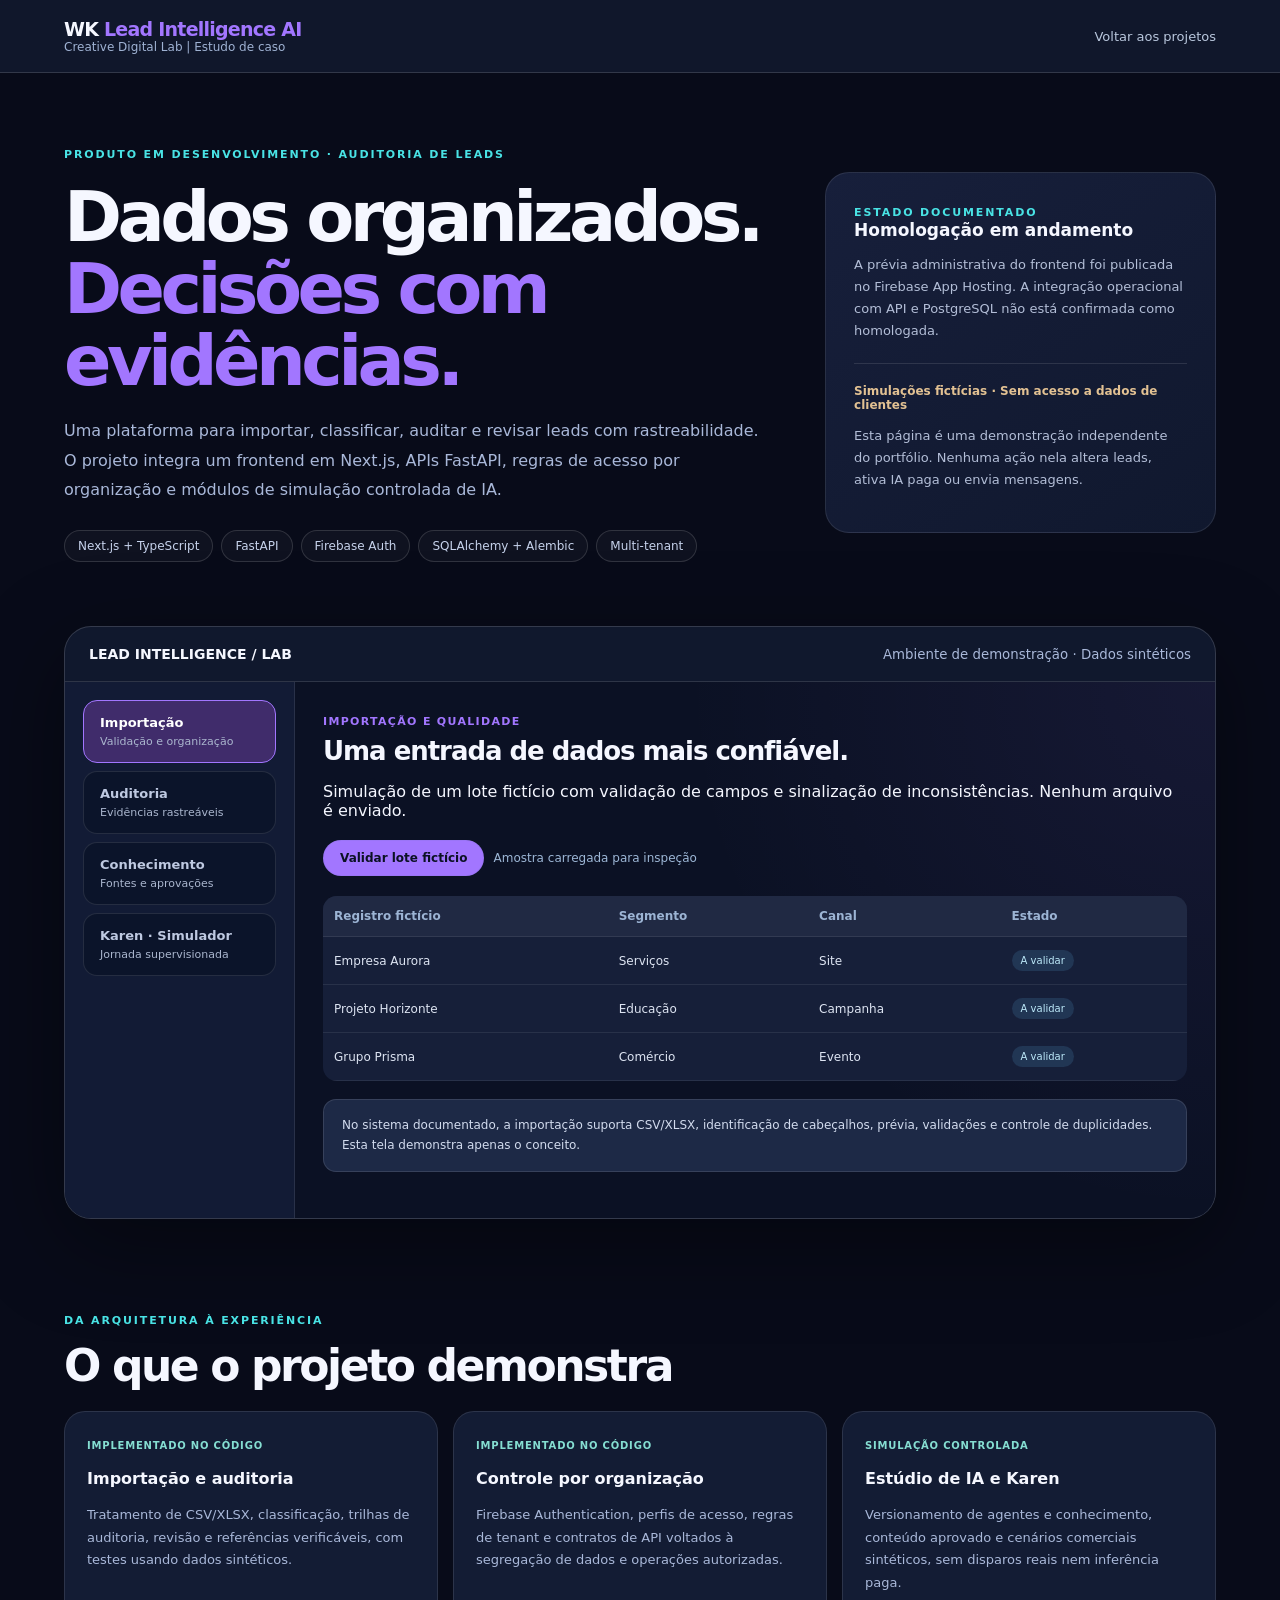
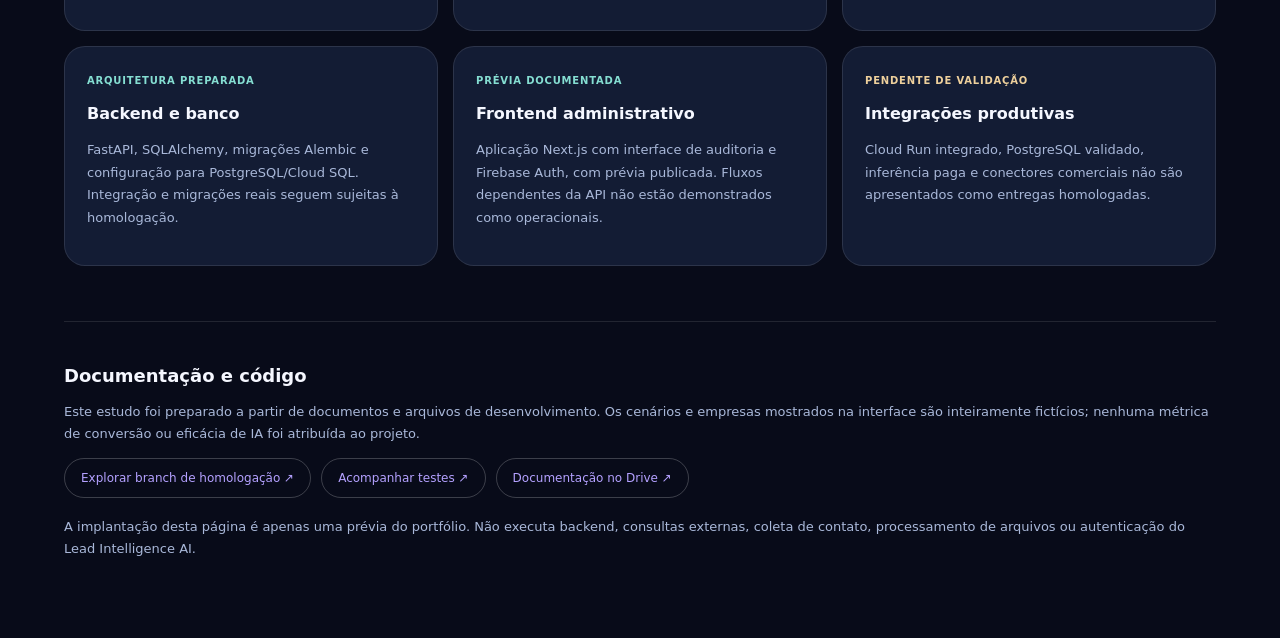
<file: demos/lead-intelligence/index.html>
<!doctype html><html lang="pt-BR"><head><meta charset="utf-8"><meta name="viewport" content="width=device-width,initial-scale=1">
<meta name="robots" content="noindex,nofollow"><meta name="theme-color" content="#080B19"><title>Lead Intelligence AI | Creative Digital Lab</title>
<style>
:root{font-family:Inter,system-ui,-apple-system,sans-serif;background:#080B19;color:#f5f7ff;font-synthesis:none}*{box-sizing:border-box}body{margin:0}button,a{font:inherit}button{cursor:pointer}button:focus-visible,a:focus-visible{outline:3px solid #49e3e5;outline-offset:3px}a{color:inherit}header{padding:18px max(25px,5vw);display:flex;gap:15px;justify-content:space-between;align-items:center;border-bottom:1px solid #ffffff24;background:#10172b;flex-wrap:wrap}header strong{font-size:19px;letter-spacing:-.04em}header span{font-size:12px;color:#9fb2d3}header a{font-size:13px;color:#b9c7dd;text-decoration:none}.container{width:min(1420px,90vw);margin:auto}.hero{padding:70px 0 44px;display:grid;grid-template-columns:1.3fr .7fr;gap:35px}.eyebrow{letter-spacing:.17em;font-weight:750;font-size:11px;color:#49e3e5;text-transform:uppercase}.hero h1{font-size:clamp(36px,5.5vw,70px);letter-spacing:-.065em;line-height:1.03;margin:19px 0}.hero h1 em{font-style:normal;color:#a276ff}.hero p{max-width:700px;color:#a9b8d9;font-size:16px;line-height:1.85}.chips{display:flex;flex-wrap:wrap;gap:8px;margin-top:25px}.chip{border:1px solid #ffffff23;background:#ffffff08;color:#c6d2eb;padding:8px 13px;border-radius:100px;font-size:12px}.overview{background:linear-gradient(145deg,#171f3b,#10182e);border:1px solid #ffffff19;padding:28px;border-radius:24px;align-self:center}.overview h2{margin:0 0 14px;font-size:17px}.overview p{color:#b3bed7;font-size:13px;line-height:1.7}.overview .state{color:#e3c293;font-size:12px;font-weight:700}.overview hr{border:0;border-top:1px solid #ffffff1c;margin:20px 0}.demo{border:1px solid #ffffff26;border-radius:27px;overflow:hidden;background:#10182d;margin:20px 0 35px;box-shadow:0 25px 90px #0006}.demo-head{padding:19px 24px;border-bottom:1px solid #ffffff20;display:flex;align-items:center;justify-content:space-between;gap:14px;flex-wrap:wrap}.demo-head strong{font-size:14px}.demo-head small{color:#a9b8d9}.demo-body{display:grid;grid-template-columns:230px minmax(0,1fr)}.tabs{padding:18px;background:#121b35;border-right:1px solid #ffffff19;display:grid;align-content:start;gap:8px}.tab{background:#0b142a;border:1px solid #ffffff1b;border-radius:14px;padding:14px 16px;color:#bec9e1;text-align:left;font-weight:700;font-size:13px}.tab[aria-selected=true]{border-color:#a276ff;background:#402c6b;color:white}.tab small{display:block;color:#aab6ce;font-weight:400;margin-top:5px;font-size:11px}.screen{min-height:470px;padding:28px;background:radial-gradient(circle at top right,#a276ff13,transparent 50%),#0b1124}.screen h3{font-size:26px;letter-spacing:-.04em;margin:7px 0}.screen>p{font-size:13px;line-height:1.75;color:#a9b8d9;max-width:730px}.screen .sub{font-size:11px;letter-spacing:.12em;color:#a276ff;font-weight:750}.pane{display:none}.pane.active{display:block}.toolbar{display:flex;align-items:center;gap:9px;margin:20px 0;flex-wrap:wrap}.tool{border:1px solid #9274eb77;background:#1b2544;color:white;border-radius:100px;padding:10px 16px;font-size:12px}.tool.primary{background:#a276ff;color:#0b1124;font-weight:800}.tool[aria-pressed=true]{background:#50387e}.mocktable{width:100%;border-collapse:collapse;background:#161f39;border-radius:14px;overflow:hidden;font-size:12px}.mocktable th,.mocktable td{padding:13px 11px;text-align:left;border-bottom:1px solid #ffffff14}.mocktable th{color:#9cb4d4;font-weight:650;background:#202943}.mocktable td{color:#dde4f2}.pill{display:inline-flex;padding:5px 9px;border-radius:50px;font-size:10px;background:#33577e66;color:#bdeafa}.pill.review{background:#97733236;color:#f3d19e}.pill.ok{background:#1c6d574b;color:#87eed3}.audit-grid{display:grid;grid-template-columns:1fr 1fr;gap:16px;margin-top:20px}.panel{border:1px solid #ffffff20;border-radius:16px;background:#151f37;padding:20px}.panel h4{margin:0 0 12px;font-size:13px}.panel p,.panel li{font-size:12px;line-height:1.75;color:#b9c8df}.evidence{padding:13px 15px;margin-top:8px;border-left:3px solid #a276ff;border-radius:8px;background:#0b1226;color:#d9e0ef;font-size:12px;line-height:1.5}.citation{font-size:10px;color:#8ce6e6;margin-top:5px}.timeline{display:grid;gap:10px;margin:15px 0}.event{background:#151f39;border:1px solid #ffffff1b;border-radius:12px;padding:13px 16px;font-size:12px;color:#d7e1ee}.event strong{color:#a7e5eb}.callout{background:#1d2946;border:1px solid #ffffff1d;padding:15px 18px;border-radius:13px;color:#d2dbee;font-size:12px;line-height:1.7;margin:18px 0}.architecture{padding:55px 0}.architecture h2{font-size:clamp(26px,3.5vw,44px);letter-spacing:-.055em;margin:12px 0 20px}.arch-grid{display:grid;grid-template-columns:repeat(3,minmax(0,1fr));gap:15px}.arch-card{background:#131c34;border:1px solid #ffffff1b;border-radius:21px;padding:22px}.arch-card h3{font-size:16px}.arch-card p{font-size:13px;color:#a9b8d9;line-height:1.75}.arch-card .status{font-size:10px;font-weight:750;letter-spacing:.08em;color:#85ded2}.arch-card .planned{color:#eed09c}.sources{border-top:1px solid #ffffff1b;padding:28px 0 65px}.sources h2{font-size:18px}.sources p{color:#a9b8d9;line-height:1.7;font-size:13px}.sources a{color:#b4a1ff;overflow-wrap:anywhere}.links{display:flex;flex-wrap:wrap;gap:10px}.links a{text-decoration:none;border:1px solid #ffffff36;border-radius:100px;padding:12px 16px;font-size:12px}.footnote{color:#a9b8d9;font-size:11px;line-height:1.65;margin-top:18px}
@media(max-width:900px){.hero{grid-template-columns:1fr}.arch-grid{grid-template-columns:1fr 1fr}}@media(max-width:700px){.demo-body{display:block}.tabs{border-right:0;border-bottom:1px solid #ffffff20;grid-template-columns:1fr 1fr}.screen{padding:20px}.audit-grid,.arch-grid{grid-template-columns:1fr}.container{width:min(100% - 32px,1420px)}.hero{padding-top:45px}.mocktable{font-size:10px}.mocktable td,.mocktable th{padding:10px 5px}}
@media(prefers-reduced-motion:reduce){*,*::before,*::after{scroll-behavior:auto!important;animation:none!important;transition:none!important}}
</style></head><body>
<header><div><strong>WK <span style="font-size:19px;color:#a276ff">Lead Intelligence AI</span></strong><span style="display:block">Creative Digital Lab | Estudo de caso</span></div><a href="../../index.html#projetos">Voltar aos projetos</a></header>
<main class="container"><section class="hero"><div><span class="eyebrow">Produto em desenvolvimento · Auditoria de leads</span><h1>Dados organizados.<br><em>Decisões com evidências.</em></h1><p>Uma plataforma para importar, classificar, auditar e revisar leads com rastreabilidade. O projeto integra um frontend em Next.js, APIs FastAPI, regras de acesso por organização e módulos de simulação controlada de IA.</p><div class="chips"><span class="chip">Next.js + TypeScript</span><span class="chip">FastAPI</span><span class="chip">Firebase Auth</span><span class="chip">SQLAlchemy + Alembic</span><span class="chip">Multi-tenant</span></div></div>
<div class="overview"><span class="eyebrow">Estado documentado</span><h2>Homologação em andamento</h2><p>A prévia administrativa do frontend foi publicada no Firebase App Hosting. A integração operacional com API e PostgreSQL não está confirmada como homologada.</p><hr><div class="state">Simulações fictícias · Sem acesso a dados de clientes</div><p>Esta página é uma demonstração independente do portfólio. Nenhuma ação nela altera leads, ativa IA paga ou envia mensagens.</p></div></section>
<section class="demo" aria-label="Demonstração funcional com dados fictícios"><div class="demo-head"><strong>LEAD INTELLIGENCE / LAB</strong><small>Ambiente de demonstração · Dados sintéticos</small></div>
<div class="demo-body"><nav class="tabs" aria-label="Explorar módulos" role="tablist">
<button class="tab" type="button" id="tab-import" role="tab" aria-controls="pane-import" aria-selected="true" tabindex="0" data-tab="import"><span>Importação</span><small>Validação e organização</small></button>
<button class="tab" type="button" id="tab-audit" role="tab" aria-controls="pane-audit" aria-selected="false" tabindex="-1" data-tab="audit"><span>Auditoria</span><small>Evidências rastreáveis</small></button>
<button class="tab" type="button" id="tab-knowledge" role="tab" aria-controls="pane-knowledge" aria-selected="false" tabindex="-1" data-tab="knowledge"><span>Conhecimento</span><small>Fontes e aprovações</small></button>
<button class="tab" type="button" id="tab-karen" role="tab" aria-controls="pane-karen" aria-selected="false" tabindex="-1" data-tab="karen"><span>Karen · Simulador</span><small>Jornada supervisionada</small></button>
</nav><div class="screen">
<section id="pane-import" class="pane active" role="tabpanel" aria-labelledby="tab-import"><span class="sub">IMPORTAÇÃO E QUALIDADE</span><h3>Uma entrada de dados mais confiável.</h3><p>Simulação de um lote fictício com validação de campos e sinalização de inconsistências. Nenhum arquivo é enviado.</p><div class="toolbar"><button class="tool primary" id="validate">Validar lote fictício</button><span id="import-status" aria-live="polite" style="font-size:12px;color:#9db7d6">Amostra carregada para inspeção</span></div><div style="overflow:auto"><table class="mocktable"><thead><tr><th>Registro fictício</th><th>Segmento</th><th>Canal</th><th>Estado</th></tr></thead><tbody id="leadrows"><tr><td>Empresa Aurora</td><td>Serviços</td><td>Site</td><td><span class="pill">A validar</span></td></tr><tr><td>Projeto Horizonte</td><td>Educação</td><td>Campanha</td><td><span class="pill">A validar</span></td></tr><tr><td>Grupo Prisma</td><td>Comércio</td><td>Evento</td><td><span class="pill">A validar</span></td></tr></tbody></table></div><div class="callout">No sistema documentado, a importação suporta CSV/XLSX, identificação de cabeçalhos, prévia, validações e controle de duplicidades. Esta tela demonstra apenas o conceito.</div></section>
<section id="pane-audit" class="pane" role="tabpanel" aria-labelledby="tab-audit"><span class="sub">AUDITORIA E EVIDÊNCIAS</span><h3>Conclusões que apontam para a fonte.</h3><p>Um exemplo ilustrativo de auditoria supervisionada. O resultado abaixo não foi produzido por inferência real.</p><div class="audit-grid"><div class="panel"><h4>Conversa fictícia</h4><div class="evidence">“Gostaria de conhecer as condições e receber mais informações antes de decidir.”<div class="citation">Mensagem sintética A01 · Fonte ilustrativa</div></div><div class="evidence">“Ainda não tenho previsão para contratação.”<div class="citation">Mensagem sintética A02 · Fonte ilustrativa</div></div></div><div class="panel"><h4>Leitura de auditoria</h4><span class="pill review">Revisão humana necessária</span><p>Interesse informacional identificado; a intenção de contratar não pode ser afirmada com base nessas mensagens.</p><p><strong>Evidências:</strong> A01 e A02.</p><button class="tool" id="audit-toggle" type="button" aria-pressed="false">Mostrar critério de revisão</button><div id="audit-extra" hidden class="callout">O sistema deve distinguir fatos citados, inferências limitadas e decisões reservadas à revisão humana.</div></div></div></section>
<section id="pane-knowledge" class="pane" role="tabpanel" aria-labelledby="tab-knowledge"><span class="sub">BASE DE CONHECIMENTO</span><h3>Conteúdo aprovado antes de orientar decisões.</h3><p>Exemplo de fluxo de governança por versão e estado. Todas as fontes abaixo são inventadas.</p><div class="timeline"><div class="event"><strong>Rascunho</strong> · Política demonstrativa v1 · Fora da recuperação autorizada</div><div class="event"><strong>Aprovação</strong> · Revisão humana fictícia · Versão controlada</div><div class="event"><strong>Disponível</strong> · FAQ demonstrativa v2 · Uso ilustrativo com referência</div></div><div class="callout">O repositório documenta classificação de fontes, versionamento, aprovação e recuperação lexical determinística. Não há execução de Gemini ou Vertex AI nesta demonstração.</div></section>
<section id="pane-karen" class="pane" role="tabpanel" aria-labelledby="tab-karen"><span class="sub">SIMULAÇÃO KAREN</span><h3>Uma jornada comercial com controle humano.</h3><p>Exemplo fictício de estados de simulação. Não há envio de WhatsApp, ligação com CRM ou contrato válido.</p><div class="timeline" id="karen-timeline"><div class="event"><strong>Início</strong> · Cenário sintético criado</div><div class="event"><strong>Qualificação</strong> · Interesse simulado, sem contato real</div></div><div class="toolbar"><button class="tool primary" id="advance">Avançar etapa fictícia</button><button class="tool" id="restart">Reiniciar</button></div><p id="karen-status" aria-live="polite" style="font-size:12px;color:#a9b8d9">Próxima etapa: revisão humana simulada</p><div class="callout">Propostas, documentos e assinaturas são apenas estados da máquina simulada. A execução real depende de aprovações e integrações que não estão ativas nesta página.</div></section>
</div></div></section>
<section class="architecture"><span class="eyebrow">Da arquitetura à experiência</span><h2>O que o projeto demonstra</h2><div class="arch-grid">
<article class="arch-card"><span class="status">IMPLEMENTADO NO CÓDIGO</span><h3>Importação e auditoria</h3><p>Tratamento de CSV/XLSX, classificação, trilhas de auditoria, revisão e referências verificáveis, com testes usando dados sintéticos.</p></article>
<article class="arch-card"><span class="status">IMPLEMENTADO NO CÓDIGO</span><h3>Controle por organização</h3><p>Firebase Authentication, perfis de acesso, regras de tenant e contratos de API voltados à segregação de dados e operações autorizadas.</p></article>
<article class="arch-card"><span class="status">SIMULAÇÃO CONTROLADA</span><h3>Estúdio de IA e Karen</h3><p>Versionamento de agentes e conhecimento, conteúdo aprovado e cenários comerciais sintéticos, sem disparos reais nem inferência paga.</p></article>
<article class="arch-card"><span class="status">ARQUITETURA PREPARADA</span><h3>Backend e banco</h3><p>FastAPI, SQLAlchemy, migrações Alembic e configuração para PostgreSQL/Cloud SQL. Integração e migrações reais seguem sujeitas à homologação.</p></article>
<article class="arch-card"><span class="status">PRÉVIA DOCUMENTADA</span><h3>Frontend administrativo</h3><p>Aplicação Next.js com interface de auditoria e Firebase Auth, com prévia publicada. Fluxos dependentes da API não estão demonstrados como operacionais.</p></article>
<article class="arch-card"><span class="status planned">PENDENTE DE VALIDAÇÃO</span><h3>Integrações produtivas</h3><p>Cloud Run integrado, PostgreSQL validado, inferência paga e conectores comerciais não são apresentados como entregas homologadas.</p></article>
</div></section>
<section class="sources"><h2>Documentação e código</h2><p>Este estudo foi preparado a partir de documentos e arquivos de desenvolvimento. Os cenários e empresas mostrados na interface são inteiramente fictícios; nenhuma métrica de conversão ou eficácia de IA foi atribuída ao projeto.</p><div class="links">
<a target="_blank" rel="noopener noreferrer" href="https://github.com/wanessakarenn-ship-it/Plataforma-de-Auditoria-Inteligente-de-Leads-com-IA/tree/feat/sprint-03-homologacao-completa">Explorar branch de homologação ↗</a>
<a target="_blank" rel="noopener noreferrer" href="https://github.com/wanessakarenn-ship-it/Plataforma-de-Auditoria-Inteligente-de-Leads-com-IA/actions">Acompanhar testes ↗</a>
<a target="_blank" rel="noopener noreferrer" href="https://drive.google.com/drive/folders/1clYZTmXwyihbviVl8o_POejvVTC16aRb">Documentação no Drive ↗</a>
</div><p class="footnote">A implantação desta página é apenas uma prévia do portfólio. Não executa backend, consultas externas, coleta de contato, processamento de arquivos ou autenticação do Lead Intelligence AI.</p></section></main>
<script>(function(){'use strict';const tabs=[...document.querySelectorAll('[data-tab]')];function activate(tab,focus){tabs.forEach(b=>{const on=b===tab;b.setAttribute('aria-selected',String(on));b.tabIndex=on?0:-1;document.getElementById('pane-'+b.dataset.tab).classList.toggle('active',on)});if(focus)tab.focus()}tabs.forEach((b,i)=>{b.addEventListener('click',()=>activate(b,false));b.addEventListener('keydown',e=>{let n=null;if(e.key==='ArrowDown'||e.key==='ArrowRight')n=(i+1)%tabs.length;if(e.key==='ArrowUp'||e.key==='ArrowLeft')n=(i+tabs.length-1)%tabs.length;if(e.key==='Home')n=0;if(e.key==='End')n=tabs.length-1;if(n!==null){e.preventDefault();activate(tabs[n],true)}})});document.getElementById('validate').addEventListener('click',()=>{document.getElementById('leadrows').innerHTML='<tr><td>Empresa Aurora</td><td>Serviços</td><td>Site</td><td><span class="pill ok">Formato válido</span></td></tr><tr><td>Projeto Horizonte</td><td>Educação</td><td>Campanha</td><td><span class="pill review">Revisar duplicidade</span></td></tr><tr><td>Grupo Prisma</td><td>Comércio</td><td>Evento</td><td><span class="pill ok">Formato válido</span></td></tr>';document.getElementById('import-status').textContent='Simulação concluída · 2 válidos · 1 revisão'});document.getElementById('audit-toggle').addEventListener('click',function(){const x=document.getElementById('audit-extra');x.hidden=!x.hidden;this.setAttribute('aria-pressed',String(!x.hidden));this.textContent=x.hidden?'Mostrar critério de revisão':'Ocultar critério'});let step=0;const events=['Aprovação humana simulada registrada','Proposta ilustrativa liberada para revisão','Encerramento da simulação sem envio'];document.getElementById('advance').addEventListener('click',()=>{if(step>=events.length)return;const d=document.createElement('div');d.className='event';const st=document.createElement('strong');st.textContent='Etapa fictícia '+(step+1);d.append(st,document.createTextNode(' · '+events[step]));document.getElementById('karen-timeline').append(d);step++;document.getElementById('karen-status').textContent=step<events.length?'Próxima etapa disponível':'Simulação encerrada · nenhum evento externo realizado'});document.getElementById('restart').addEventListener('click',()=>{step=0;const box=document.getElementById('karen-timeline');while(box.children.length>2)box.lastElementChild.remove();document.getElementById('karen-status').textContent='Próxima etapa: revisão humana simulada'})})();</script></body></html>
</file>
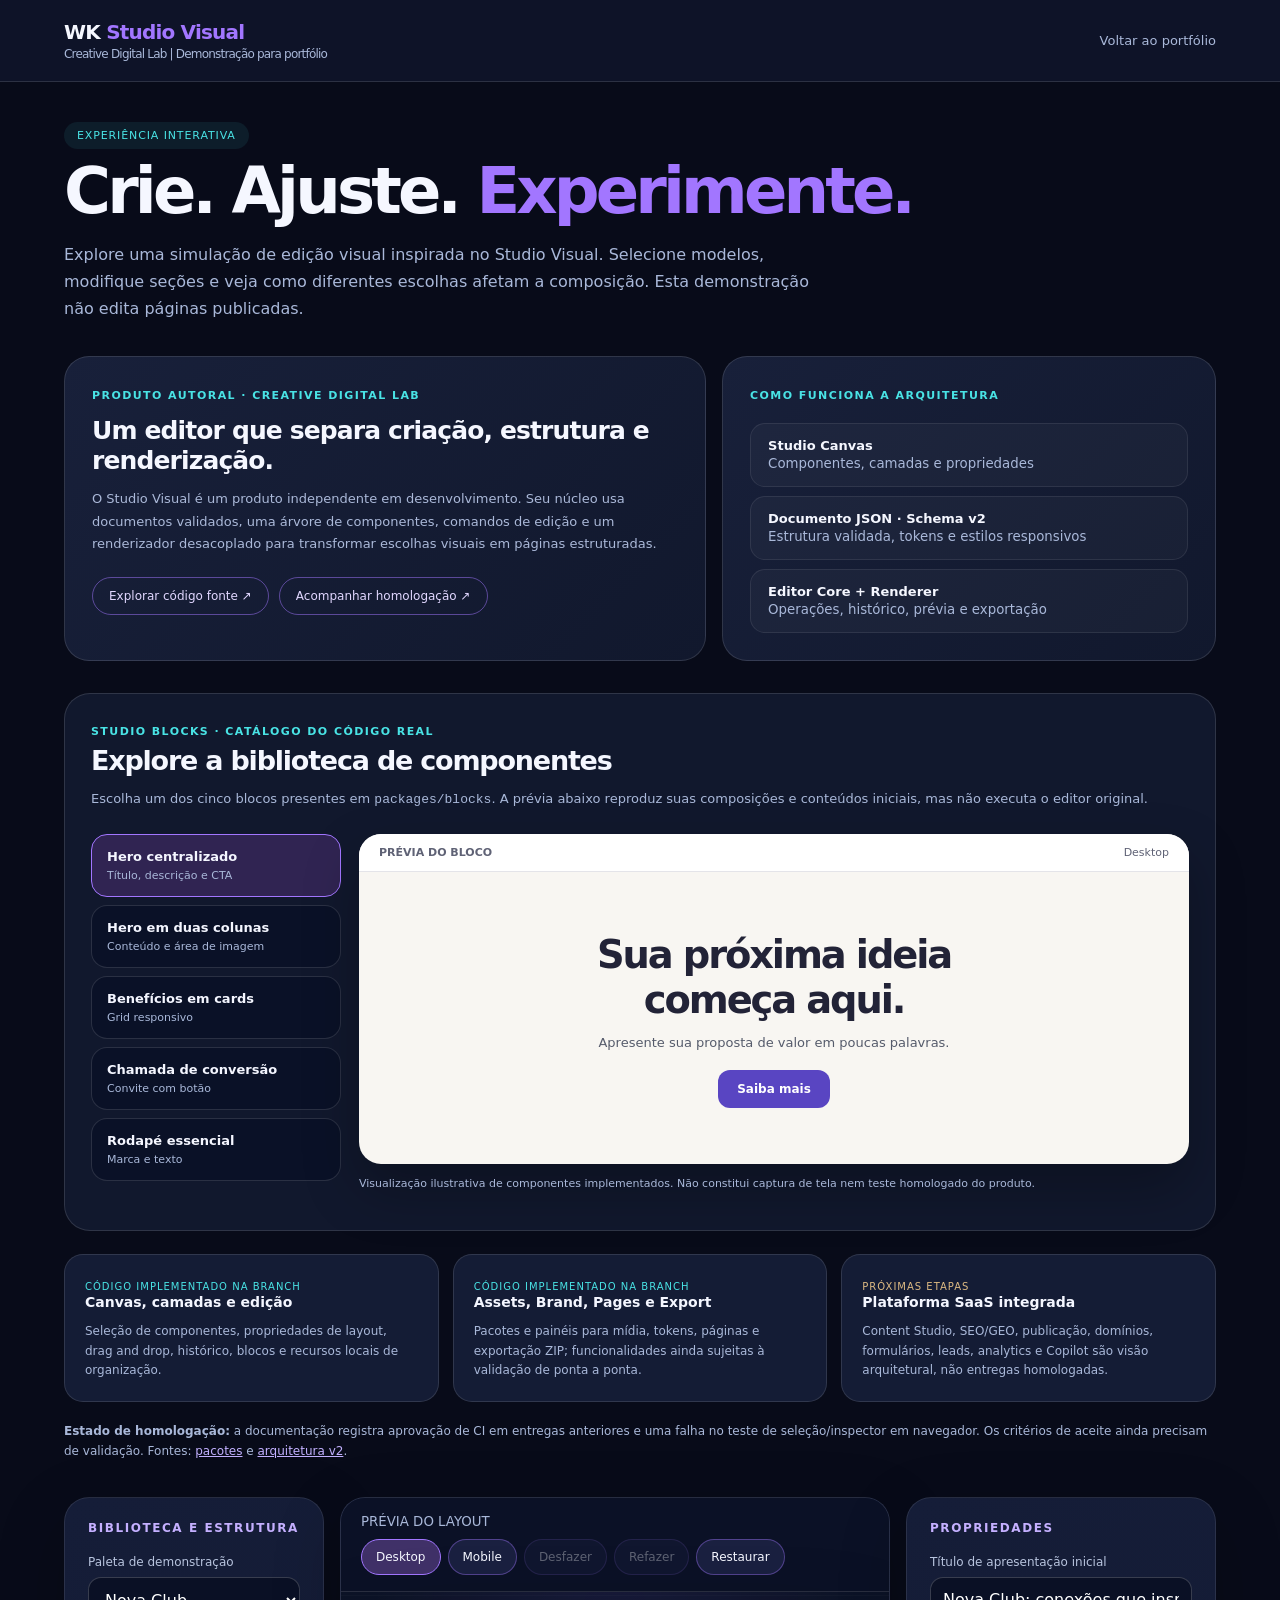
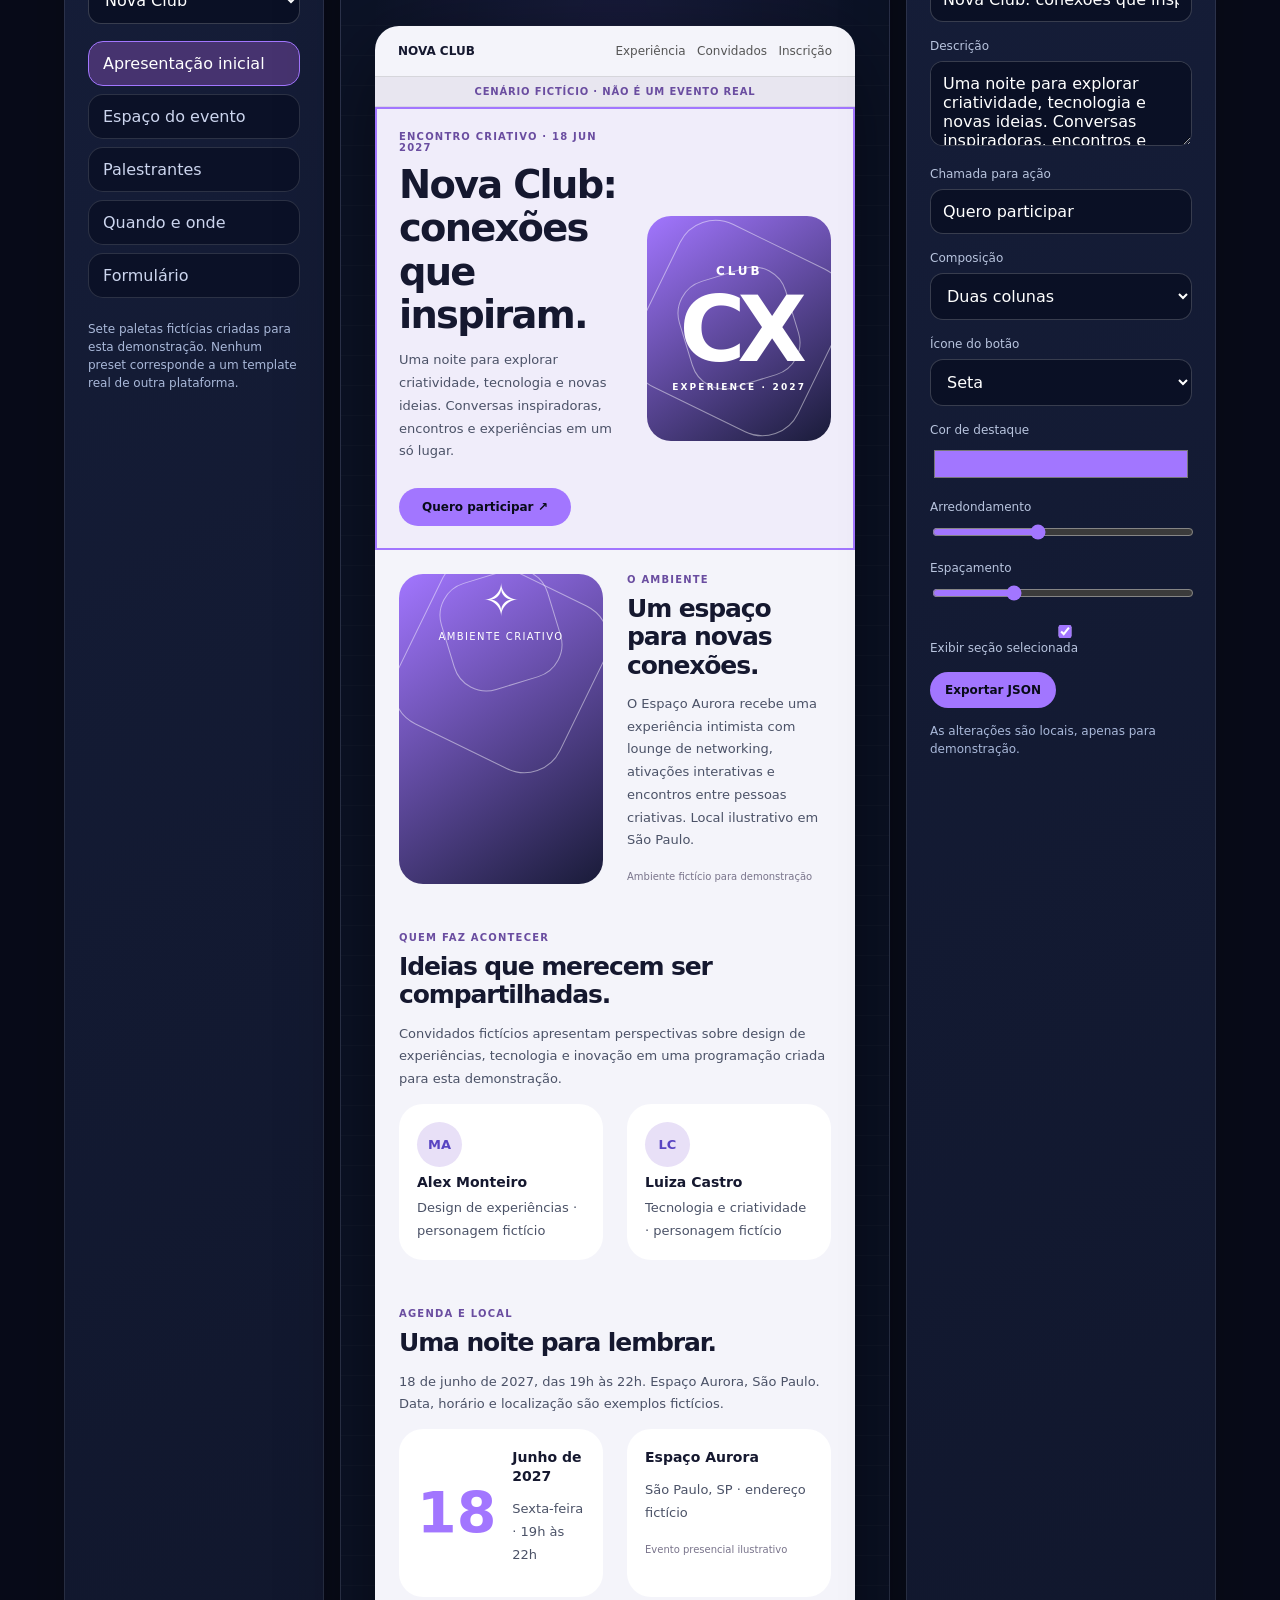
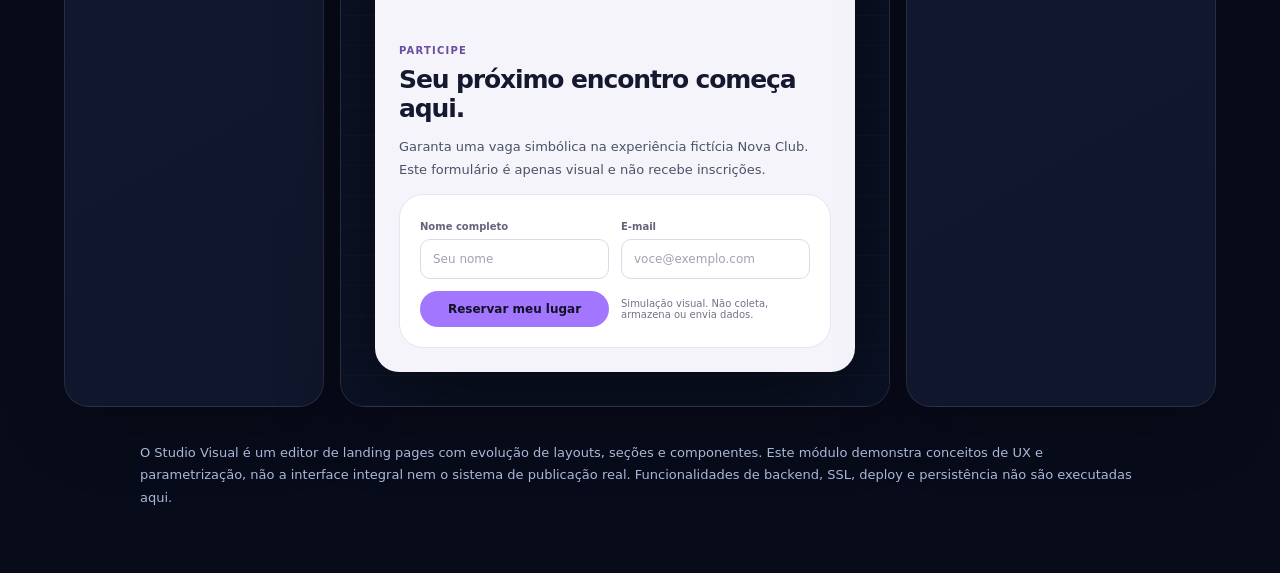
<file: demos/studio-visual/index.html>
<!doctype html>
<html lang="pt-BR"><head><meta charset="utf-8"><meta name="viewport" content="width=device-width,initial-scale=1">
<meta name="robots" content="noindex,nofollow"><title>Studio Visual | Demonstração do editor</title>
<style>
:root{font-family:Inter,system-ui,sans-serif;color:#F5F7FF;background:#080B19;font-synthesis:none}*{box-sizing:border-box}body{margin:0}button,input,select,textarea{font:inherit}button{cursor:pointer}a{color:inherit}button:focus-visible,input:focus-visible,select:focus-visible,textarea:focus-visible{outline:3px solid #49E3E5;outline-offset:2px}
header{display:flex;align-items:center;justify-content:space-between;gap:20px;padding:20px 5vw;background:#0E1328;border-bottom:1px solid #ffffff20;flex-wrap:wrap}header .brand{font-size:20px;font-weight:800;letter-spacing:-.04em}header small{display:block;color:#A9B8D9;font-size:12px;font-weight:400;margin-top:3px}header a{text-decoration:none;color:#A9B8D9;font-size:13px}main{padding:40px 5vw 65px;max-width:1700px;margin:auto}h1{font-size:clamp(34px,5vw,66px);letter-spacing:-.06em;margin:10px 0 14px;line-height:1.03}h1 em{font-style:normal;color:#A276FF}.intro{color:#A9B8D9;max-width:760px;line-height:1.7}.pill{display:inline-block;border-radius:999px;padding:7px 13px;background:#49E3E515;color:#49E3E5;font-size:11px;letter-spacing:.08em}
.workspace{display:grid;grid-template-columns:245px minmax(330px,1fr) 290px;gap:14px;margin-top:35px;align-items:stretch}.panel,.stage{background:#121930;border:1px solid #ffffff20;border-radius:25px;overflow:hidden}.panel{padding:23px}.panel h2{font-size:12px;text-transform:uppercase;letter-spacing:.13em;color:#B8A1F6;margin:0 0 20px}.field{margin-bottom:17px}.field label{display:block;color:#B8C4DE;font-size:12px;margin-bottom:8px}.field input:not([type=color]):not([type=range]),.field select,.field textarea{width:100%;border:1px solid #ffffff30;background:#0A1025;color:white;border-radius:13px;padding:12px;min-width:0}.field textarea{min-height:85px;resize:vertical}.field input[type=range]{width:100%;accent-color:#A276FF}.field input[type=color]{width:100%;height:38px;border:0;background:none}.section-btn{display:block;text-align:left;width:100%;border:1px solid #ffffff23;color:#ccd5ee;background:#0b1127;border-radius:15px;padding:12px 14px;margin-bottom:8px}.section-btn.active{background:#46336f;border-color:#A276FF;color:white}.toolrow{display:flex;gap:7px;flex-wrap:wrap}.action{border-radius:999px;border:1px solid #A276FF66;padding:10px 14px;background:#1a2040;color:#F5F7FF;font-size:12px}.action.primary{background:#A276FF;color:#080B19;font-weight:700}.action[aria-pressed=true]{background:#403168;border-color:#A276FF}
.stage-head{display:flex;justify-content:space-between;align-items:center;gap:10px;padding:16px 20px;border-bottom:1px solid #ffffff20;flex-wrap:wrap}.stage-head small{color:#A9B8D9}.viewport{padding:25px;min-height:530px;display:flex;justify-content:center;align-items:flex-start;background:radial-gradient(circle at center,#5c3a9b19,transparent 65%)}.page{--accent:#A276FF;--radius:24px;--gap:24px;width:100%;max-width:850px;background:#f4f4fa;color:#15182f;border-radius:var(--radius);min-height:490px;overflow:hidden;transition:width .3s ease, background .3s ease;box-shadow:0 30px 75px #0005}.page.mobile{width:360px;max-width:100%}.page .sitebar{padding:18px 23px;display:flex;justify-content:space-between;font-size:12px;border-bottom:1px solid #1112}.page .sitebar span{color:#555}.page .demo-section{padding:var(--gap);transition:padding .2s}.page .demo-section.selected{outline:2px solid var(--accent);outline-offset:-2px}.hero-layout{display:grid;grid-template-columns:1.1fr .9fr;gap:var(--gap);align-items:center}.page.mobile .hero-layout,.page.mobile .two{grid-template-columns:1fr}.page .centered{text-align:center;display:block}.page .centered .visual{margin:22px auto}.page .visual{min-height:190px;border-radius:var(--radius);background:linear-gradient(145deg,var(--accent),#191b38);display:grid;place-items:center;color:white;font-size:52px}.page h3{font-size:clamp(24px,3vw,42px);line-height:1.13;letter-spacing:-.045em;margin:10px 0}.page p{color:#4b5267;font-size:13px;line-height:1.75}.page .demo-btn{display:inline-block;background:var(--accent);color:#080B19;padding:12px 23px;border-radius:999px;margin-top:12px;font-weight:700;font-size:12px}.page .two{display:grid;grid-template-columns:1fr 1fr;gap:var(--gap)}.page .tile{background:white;padding:18px;border-radius:var(--radius);min-height:110px}.page .tile b{font-size:14px}.status{color:#A9B8D9;font-size:12px;line-height:1.5;margin-top:14px}.foot{max-width:1000px;margin:35px auto 0;color:#A9B8D9;font-size:13px;line-height:1.7}fieldset{border:0;margin:0;padding:0}.visually-hidden{position:absolute;width:1px;height:1px;padding:0;margin:-1px;overflow:hidden;clip:rect(0,0,0,0);white-space:nowrap;border:0}
@media(max-width:1100px){.workspace{grid-template-columns:220px 1fr}.inspector{grid-column:1/-1}.inspector .fields{display:grid;grid-template-columns:repeat(3,1fr);gap:15px}}@media(max-width:700px){.workspace{display:block}.panel,.stage{margin-bottom:15px}.inspector .fields{display:block}.viewport{padding:12px;min-height:350px}.page .hero-layout{grid-template-columns:1fr}.page{min-height:0}header{padding:18px 5vw}}
@media(prefers-reduced-motion:reduce){*{transition:none!important;scroll-behavior:auto!important}}
.workspace{grid-template-columns:260px minmax(330px,1fr) 310px;gap:16px}.panel,.stage{background:linear-gradient(150deg,#151d38,#10162b);border-color:#ffffff18;box-shadow:0 22px 70px #0003}.panel h2{color:#C5B0FF}.stage-head{background:#0b1126}.viewport{background:radial-gradient(ellipse at 50% 20%,#8c69ff1d,transparent 65%),repeating-linear-gradient(0deg,#ffffff05 0 1px,transparent 1px 30px),#0c1327;padding:34px}.page{box-shadow:0 28px 90px #0008}.page .demo-section{transition:background .3s ease,opacity .3s ease}.page .demo-section.selected{outline:2px solid var(--accent);background:color-mix(in srgb,var(--accent) 6%,transparent)}.page .demo-section.hidden-demo{display:none}.section-btn{transition:transform .2s,border-color .2s}.section-btn:hover{transform:translateX(3px);border-color:#A276FF77}.action:hover{background:#47346f}.page .visual{position:relative;overflow:hidden;isolation:isolate}.page .visual:before{content:'';width:180px;height:180px;border:1px solid #ffffff77;transform:rotate(26deg);border-radius:40px;position:absolute}.page .visual:after{content:'';width:110px;height:110px;border:1px solid #ffffff77;transform:rotate(-17deg);border-radius:34px;position:absolute}.page .demo-btn{transition:transform .2s}.page .demo-btn:hover{transform:translateY(-2px)}.action:disabled{opacity:.35;cursor:not-allowed}.field input[type=checkbox]{accent-color:#A276FF;margin-right:8px}.inspector .fields{display:block}@media(max-width:1100px){.workspace{grid-template-columns:220px minmax(0,1fr)}.inspector .fields{display:grid;grid-template-columns:repeat(3,minmax(0,1fr))}}@media(max-width:700px){.inspector .fields{display:block}.workspace{display:block}}


/* Nova Club: cenário e paletas totalmente fictícios */
.fiction-disclaimer{background:#4c2e7912;color:#6a4da0;text-align:center;padding:9px 15px;font-size:10px;letter-spacing:.08em;font-weight:750;border-bottom:1px solid #5b4e9a20}
.event-eyebrow{display:block;letter-spacing:.12em;font-weight:700;font-size:10px;color:#6a4da0}
.page .event-art{display:flex;flex-direction:column;align-items:center;justify-content:center;text-align:center;gap:7px;min-height:225px}
.event-art-small,.event-art-bottom{font-size:12px;font-weight:700;letter-spacing:.24em;z-index:1}.event-art-letter{font-size:clamp(50px,8vw,90px);font-weight:850;line-height:1;letter-spacing:-.09em;z-index:1}.event-art-bottom{font-size:9px}
.page .venue-art{display:flex;flex-direction:column;gap:4px}.venue-art>span{font-size:45px}.venue-art small{font-size:10px;letter-spacing:.14em}
.page .event-detail{font-size:10px;color:#79748b}.page .guest-card{display:flex;flex-direction:column;align-items:start;gap:7px}.page .guest-card p{margin:0}.guest-avatar{border-radius:50%;width:45px;height:45px;display:grid;place-items:center;background:#e8e0f7;color:#5945c2;font-weight:800;font-size:13px}
.page .date-tile{display:flex;align-items:center;gap:16px}.date-number{font-size:57px;font-weight:850;color:var(--accent);line-height:1}
.page .signup-mock{background:white;border-radius:var(--radius);padding:20px;display:grid;grid-template-columns:repeat(2,minmax(0,1fr));gap:12px;border:1px solid #e7e3ef}.signup-mock>div>span{font-size:10px;color:#68627a;font-weight:600}.signup-mock .fake-field{padding:12px;border-radius:10px;border:1px solid #dcd9e8;color:#a4a0b2;font-size:12px;margin-top:5px}.signup-mock .fake-submit{display:inline-block;border-radius:999px;background:var(--accent);padding:11px 19px;color:#101124;font-weight:750;font-size:12px;text-align:center;align-self:center}.signup-mock small{font-size:10px;color:#757087;align-self:center}
.page.mobile .signup-mock{grid-template-columns:1fr}
@media(max-width:700px){.page .signup-mock{grid-template-columns:1fr}}

/* Estudo de caso fundamentado na branch feat/studio-foundation */
.case-intro{margin-top:34px;display:grid;grid-template-columns:1.3fr 1fr;gap:16px}.case-box{background:linear-gradient(135deg,#18203a,#11182d);border:1px solid #ffffff20;border-radius:25px;padding:27px}.case-box h2{font-size:25px;letter-spacing:-.035em;line-height:1.18;margin:13px 0 12px}.case-box p{color:#abb9d9;line-height:1.72;font-size:13px}.case-eyebrow{color:#49e3e5;letter-spacing:.13em;text-transform:uppercase;font-size:11px;font-weight:700}.case-flow{display:grid;gap:9px;margin-top:20px}.case-flow div{background:#ffffff08;border:1px solid #ffffff16;padding:14px 17px;border-radius:15px}.case-flow strong{display:block;font-size:13px}.case-flow small{color:#a9b8d9}.case-links{display:flex;gap:10px;flex-wrap:wrap;margin-top:21px}.case-links a{display:inline-block;padding:11px 16px;border-radius:999px;border:1px solid #A276FF80;color:#e1d7ff;text-decoration:none;font-size:12px}.case-links a:hover{background:#A276FF23}.block-showcase{margin-top:32px;border:1px solid #ffffff20;background:#11182d;border-radius:26px;padding:26px}.block-showcase h2{margin:6px 0;font-size:27px;letter-spacing:-.045em}.block-showcase>p{color:#a9b8d9;font-size:13px;line-height:1.6}.block-layout{display:grid;grid-template-columns:250px minmax(0,1fr);gap:18px;margin-top:23px}.block-list{display:grid;gap:8px;align-content:start}.block-choice{width:100%;text-align:left;background:#0a1127;border:1px solid #ffffff21;color:#f4f6ff;border-radius:16px;padding:14px 15px}.block-choice b{font-size:13px;display:block}.block-choice small{font-size:11px;color:#a9b8d9;display:block;margin-top:5px}.block-choice[aria-pressed=true]{background:#302452;border-color:#A276FF}.block-window{overflow:hidden;background:#f8f6f2;color:#1d2236;border-radius:22px;min-height:330px;box-shadow:0 25px 55px #0004}.block-window>div:first-child{display:flex;justify-content:space-between;align-items:center;padding:12px 20px;background:white;color:#5f6275;font-size:11px;border-bottom:1px solid #e4e4e9}.block-render{padding:27px;min-height:286px;display:grid;place-items:center}.block-render h3{font-size:clamp(22px,3vw,41px);letter-spacing:-.055em;margin:10px 0;color:#222337}.block-render p{font-size:13px;line-height:1.7;color:#555b6b;margin:0 0 16px}.block-render button{border:0;border-radius:12px;background:#5945c2;color:white;padding:12px 19px;font-weight:700;font-size:12px;pointer-events:none}.block-render .bcols{width:100%;display:grid;grid-template-columns:1fr 1fr;align-items:center;gap:25px}.block-render .bvisual{background:linear-gradient(140deg,#dad4ed,#afa1df);border-radius:16px;min-height:175px;display:grid;place-items:center;font-size:58px;color:#5945c2}.block-render .bcards{width:100%;display:grid;grid-template-columns:repeat(3,1fr);gap:12px}.block-render .bcard{background:white;padding:20px 15px;border-radius:14px;box-shadow:0 5px 15px #0000000b}.block-render .bcard strong{display:block;font-size:14px}.block-render .bcard p{font-size:11px;margin-top:7px}.block-render .bcenter{text-align:center;max-width:490px}.block-render .bdark{background:#242433;color:white;border-radius:16px;padding:30px;width:100%}.block-render .bdark h3,.block-render .bdark p{color:white}.block-note{font-size:11px;color:#a9b8d9;margin-top:12px;line-height:1.5}.facts{display:grid;grid-template-columns:repeat(3,minmax(0,1fr));gap:14px;margin-top:23px}.fact{border:1px solid #ffffff1e;border-radius:19px;background:#141c35;padding:20px}.fact strong{display:block;color:#f4f6ff;font-size:14px}.fact p{font-size:12px;color:#a9b8d9;line-height:1.65;margin-bottom:0}.fact .flag{font-size:10px;color:#49e3e5;text-transform:uppercase;letter-spacing:.1em}.fact .flag.future{color:#dfbb83}.case-footer{color:#a9b8d9;font-size:12px;line-height:1.65;margin-top:20px}.case-footer a{color:#c2b1ff}
@media(max-width:950px){.case-intro{grid-template-columns:1fr}.block-layout{grid-template-columns:1fr}.block-list{grid-template-columns:repeat(2,minmax(0,1fr))}.facts{grid-template-columns:1fr 1fr}}@media(max-width:600px){.block-list{grid-template-columns:1fr}.facts{grid-template-columns:1fr}.block-render .bcols{grid-template-columns:1fr}.block-render .bcards{grid-template-columns:1fr}.block-showcase{padding:18px}.case-box{padding:21px}}
</style></head><body>
<header><div class="brand">WK <span style="color:#A276FF">Studio Visual</span><small>Creative Digital Lab | Demonstração para portfólio</small></div><a href="../../index.html#projetos">Voltar ao portfólio</a></header>
<main><span class="pill">EXPERIÊNCIA INTERATIVA</span><h1>Crie. Ajuste. <em>Experimente.</em></h1><p class="intro">Explore uma simulação de edição visual inspirada no Studio Visual. Selecione modelos, modifique seções e veja como diferentes escolhas afetam a composição. Esta demonstração não edita páginas publicadas.</p>

<section class="case-intro" aria-label="Sobre o produto Studio Visual">
<div class="case-box"><span class="case-eyebrow">Produto autoral · Creative Digital Lab</span><h2>Um editor que separa criação, estrutura e renderização.</h2><p>O Studio Visual é um produto independente em desenvolvimento. Seu núcleo usa documentos validados, uma árvore de componentes, comandos de edição e um renderizador desacoplado para transformar escolhas visuais em páginas estruturadas.</p><div class="case-links"><a href="https://github.com/wanessakarenn-ship-it/Studio-Visual/tree/feat/studio-foundation" target="_blank" rel="noopener noreferrer">Explorar código fonte ↗</a><a href="https://github.com/wanessakarenn-ship-it/Studio-Visual/pull/1" target="_blank" rel="noopener noreferrer">Acompanhar homologação ↗</a></div></div>
<div class="case-box"><span class="case-eyebrow">Como funciona a arquitetura</span><div class="case-flow"><div><strong>Studio Canvas</strong><small>Componentes, camadas e propriedades</small></div><div><strong>Documento JSON · Schema v2</strong><small>Estrutura validada, tokens e estilos responsivos</small></div><div><strong>Editor Core + Renderer</strong><small>Operações, histórico, prévia e exportação</small></div></div></div>
</section>
<section class="block-showcase" aria-labelledby="showcase-title"><span class="case-eyebrow">Studio Blocks · Catálogo do código real</span><h2 id="showcase-title">Explore a biblioteca de componentes</h2><p>Escolha um dos cinco blocos presentes em <code>packages/blocks</code>. A prévia abaixo reproduz suas composições e conteúdos iniciais, mas não executa o editor original.</p>
<div class="block-layout"><div class="block-list" aria-label="Modelos de blocos">
<button class="block-choice" data-block="hero-centered" aria-pressed="true"><b>Hero centralizado</b><small>Título, descrição e CTA</small></button>
<button class="block-choice" data-block="hero-split" aria-pressed="false"><b>Hero em duas colunas</b><small>Conteúdo e área de imagem</small></button>
<button class="block-choice" data-block="benefits-grid" aria-pressed="false"><b>Benefícios em cards</b><small>Grid responsivo</small></button>
<button class="block-choice" data-block="cta-banner" aria-pressed="false"><b>Chamada de conversão</b><small>Convite com botão</small></button>
<button class="block-choice" data-block="footer-simple" aria-pressed="false"><b>Rodapé essencial</b><small>Marca e texto</small></button>
</div><div><div class="block-window"><div><strong>PRÉVIA DO BLOCO</strong><span id="block-device">Desktop</span></div><div class="block-render" id="block-render" aria-live="polite"></div></div><p class="block-note">Visualização ilustrativa de componentes implementados. Não constitui captura de tela nem teste homologado do produto.</p></div></div></section>
<section class="facts" aria-label="Estado dos módulos do Studio Visual">
<div class="fact"><span class="flag">Código implementado na branch</span><strong>Canvas, camadas e edição</strong><p>Seleção de componentes, propriedades de layout, drag and drop, histórico, blocos e recursos locais de organização.</p></div>
<div class="fact"><span class="flag">Código implementado na branch</span><strong>Assets, Brand, Pages e Export</strong><p>Pacotes e painéis para mídia, tokens, páginas e exportação ZIP; funcionalidades ainda sujeitas à validação de ponta a ponta.</p></div>
<div class="fact"><span class="flag future">Próximas etapas</span><strong>Plataforma SaaS integrada</strong><p>Content Studio, SEO/GEO, publicação, domínios, formulários, leads, analytics e Copilot são visão arquitetural, não entregas homologadas.</p></div>
</section>
<p class="case-footer"><strong>Estado de homologação:</strong> a documentação registra aprovação de CI em entregas anteriores e uma falha no teste de seleção/inspector em navegador. Os critérios de aceite ainda precisam de validação. Fontes: <a href="https://github.com/wanessakarenn-ship-it/Studio-Visual/tree/feat/studio-foundation/packages" target="_blank" rel="noopener noreferrer">pacotes</a> e <a href="https://github.com/wanessakarenn-ship-it/Studio-Visual/blob/feat/studio-foundation/docs/product/architecture-v2.md" target="_blank" rel="noopener noreferrer">arquitetura v2</a>.</p>

<div class="workspace"><aside class="panel"><h2>Biblioteca e estrutura</h2>
<div class="field"><label for="template">Paleta de demonstração</label><select id="template"><option value="aurora_black">Aurora Black</option><option value="pulse_summit">Pulse Summit</option><option value="minimal_light">Minimal Light</option><option value="nexus_forum">Nexus Forum</option><option value="horizon_one">Horizon One</option><option value="nova_club">Nova Club</option><option value="atlas_demo_01">Atlas Demo 01</option></select></div>
<fieldset><legend class="visually-hidden">Selecionar seção para edição</legend><button class="section-btn active" data-section="hero" type="button">Apresentação inicial</button><button class="section-btn" data-section="espaco" type="button">Espaço do evento</button><button class="section-btn" data-section="palestrantes" type="button">Palestrantes</button><button class="section-btn" data-section="quando" type="button">Quando e onde</button><button class="section-btn" data-section="formulario" type="button">Formulário</button></fieldset>
<p class="status">Sete paletas fictícias criadas para esta demonstração. Nenhum preset corresponde a um template real de outra plataforma.</p></aside>
<section class="stage"><div class="stage-head"><small>PRÉVIA DO LAYOUT</small><div class="toolrow"><button class="action" id="desktop" aria-pressed="true">Desktop</button><button class="action" id="mobile" aria-pressed="false">Mobile</button><button class="action" id="undo" title="Desfazer alteração">Desfazer</button><button class="action" id="redo" title="Refazer alteração">Refazer</button><button class="action" id="reset">Restaurar</button></div></div>
<div class="viewport"><div class="page" id="page"><div class="sitebar"><strong>NOVA CLUB</strong><span>Experiência &nbsp; Convidados &nbsp; Inscrição</span></div><div class="fiction-disclaimer">CENÁRIO FICTÍCIO · NÃO É UM EVENTO REAL</div>
<div class="demo-section selected" data-preview="hero"><div class="hero-layout" id="hero-layout"><div><span id="hero-eyebrow" class="event-eyebrow">ENCONTRO CRIATIVO · 18 JUN 2027</span><h3 id="hero-title">Ideias que se tornam experiências.</h3><p id="hero-description">Uma apresentação pensada para despertar interesse e conectar pessoas.</p><span class="demo-btn" id="hero-button">Quero participar</span></div><div class="visual event-art"><span class="event-art-small">CLUB</span><span class="event-art-letter">CX</span><span class="event-art-bottom">EXPERIENCE · 2027</span></div></div></div>
<div class="demo-section" data-preview="espaco"><div class="two"><div class="visual venue-art" style="min-height:170px"><span>✧</span><small>AMBIENTE CRIATIVO</small></div><div><span class="event-eyebrow">O AMBIENTE</span><h3 id="espaco-title" style="font-size:25px">Espaço Aurora</h3><p id="espaco-description"></p><span class="event-detail">Ambiente fictício para demonstração</span></div></div></div>
<div class="demo-section" data-preview="palestrantes"><span class="event-eyebrow">QUEM FAZ ACONTECER</span><h3 id="palestrantes-title" style="font-size:25px"></h3><p id="palestrantes-description"></p><div class="two"><div class="tile guest-card"><span class="guest-avatar">MA</span><b>Alex Monteiro</b><p>Design de experiências · personagem fictício</p></div><div class="tile guest-card"><span class="guest-avatar">LC</span><b>Luiza Castro</b><p>Tecnologia e criatividade · personagem fictício</p></div></div></div>
<div class="demo-section" data-preview="quando"><span class="event-eyebrow">AGENDA E LOCAL</span><h3 id="quando-title" style="font-size:25px"></h3><p id="quando-description"></p><div class="two"><div class="tile date-tile"><span class="date-number">18</span><div><b>Junho de 2027</b><p>Sexta-feira · 19h às 22h</p></div></div><div class="tile"><b>Espaço Aurora</b><p>São Paulo, SP · endereço fictício</p><span class="event-detail">Evento presencial ilustrativo</span></div></div></div>
<div class="demo-section" data-preview="formulario"><span class="event-eyebrow">PARTICIPE</span><h3 id="formulario-title" style="font-size:25px"></h3><p id="formulario-description"></p><div class="signup-mock" aria-label="Prévia ilustrativa de formulário, sem coleta de dados"><div><span>Nome completo</span><div class="fake-field">Seu nome</div></div><div><span>E-mail</span><div class="fake-field">voce@exemplo.com</div></div><span class="fake-submit" id="formulario-button">Reservar meu lugar</span><small>Simulação visual. Não coleta, armazena ou envia dados.</small></div></div></div></div>
</section>
<aside class="panel inspector"><h2>Propriedades</h2><div class="fields">
<div class="field"><label for="title" id="title-label">Título da seção</label><input id="title" value="Ideias que se tornam experiências."></div>
<div class="field"><label for="description" id="description-label">Descrição</label><textarea id="description">Uma apresentação pensada para despertar interesse e conectar pessoas.</textarea></div>
<div class="field"><label for="buttontext" id="button-label">Texto do botão</label><input id="buttontext" value="Quero participar"></div>
<div class="field"><label for="layout">Composição</label><select id="layout"><option value="split">Duas colunas</option><option value="centered">Centralizada</option></select></div>
<div class="field"><label for="buttonicon">Ícone do botão</label><select id="buttonicon"><option value="arrow">Seta</option><option value="sparkle">Estrela</option><option value="none">Sem ícone</option></select></div>
<div class="field"><label for="accent">Cor de destaque</label><input id="accent" type="color" value="#a276ff"></div>
<div class="field"><label for="radius">Arredondamento</label><input id="radius" type="range" min="8" max="48" value="24"></div>
<div class="field"><label for="spacing">Espaçamento</label><input id="spacing" type="range" min="12" max="52" value="24"></div>
</div><div class="field"><label for="visible"><input type="checkbox" id="visible" checked> Exibir seção selecionada</label></div><div class="toolrow"><button class="action primary" id="export">Exportar JSON</button></div><p class="status" id="message" role="status">As alterações são locais, apenas para demonstração.</p></aside></div>
<p class="foot">O Studio Visual é um editor de landing pages com evolução de layouts, seções e componentes. Este módulo demonstra conceitos de UX e parametrização, não a interface integral nem o sistema de publicação real. Funcionalidades de backend, SSL, deploy e persistência não são executadas aqui.</p></main>
<script>
(function(){
'use strict';
const $=id=>document.getElementById(id);
const themes={aurora_black:'#b89454',pulse_summit:'#8f6248',minimal_light:'#6f78ac',nexus_forum:'#3c9f9b',horizon_one:'#222b44',nova_club:'#a276ff',atlas_demo_01:'#d16c99'};
const defaults={
hero:{title:'Nova Club: conexões que inspiram.',description:'Uma noite para explorar criatividade, tecnologia e novas ideias. Conversas inspiradoras, encontros e experiências em um só lugar.',buttontext:'Quero participar',visible:true},
espaco:{title:'Um espaço para novas conexões.',description:'O Espaço Aurora recebe uma experiência intimista com lounge de networking, ativações interativas e encontros entre pessoas criativas. Local ilustrativo em São Paulo.',buttontext:'Conhecer o espaço',visible:true},
palestrantes:{title:'Ideias que merecem ser compartilhadas.',description:'Convidados fictícios apresentam perspectivas sobre design de experiências, tecnologia e inovação em uma programação criada para esta demonstração.',buttontext:'Conhecer convidados',visible:true},
quando:{title:'Uma noite para lembrar.',description:'18 de junho de 2027, das 19h às 22h. Espaço Aurora, São Paulo. Data, horário e localização são exemplos fictícios.',buttontext:'Ver programação',visible:true},
formulario:{title:'Seu próximo encontro começa aqui.',description:'Garanta uma vaga simbólica na experiência fictícia Nova Club. Este formulário é apenas visual e não recebe inscrições.',buttontext:'Reservar meu lugar',visible:true}};
const clone=x=>JSON.parse(JSON.stringify(x));
const initial=()=>({sections:clone(defaults),template:'nova_club',layout:'split',accent:'#a276ff',radius:'24',spacing:'24',buttonicon:'arrow',mode:'desktop',selected:'hero'});
let state=initial(),history=[],future=[];
const message=$('message'),fields=['title','description','buttontext'],general=['layout','accent','radius','spacing','buttonicon'];
function report(t){message.textContent=t}
function snapshot(){history.push(clone(state));if(history.length>80)history.shift();future=[]}
function display(){
 const section=state.sections[state.selected];
 fields.forEach(k=>{$(k).value=section[k]});
 general.forEach(k=>{$(k).value=state[k]});
 $('visible').checked=section.visible;
 $('template').value=state.template;
 const names={hero:'Apresentação inicial',espaco:'Espaço do evento',palestrantes:'Palestrantes',quando:'Quando e onde',formulario:'Formulário'};
 $('title-label').textContent='Título de '+names[state.selected].toLowerCase();
 $('button-label').textContent='Chamada para ação';
 document.querySelectorAll('.section-btn').forEach(b=>{b.classList.toggle('active',b.dataset.section===state.selected);b.setAttribute('aria-pressed',String(b.dataset.section===state.selected))});
 const page=$('page');page.classList.toggle('mobile',state.mode==='mobile');page.style.setProperty('--accent',state.accent);page.style.setProperty('--radius',state.radius+'px');page.style.setProperty('--gap',state.spacing+'px');
 ['desktop','mobile'].forEach(mode=>$(mode).setAttribute('aria-pressed',String(state.mode===mode)));
 $('hero-layout').classList.toggle('centered',state.layout==='centered');
 $('hero-title').textContent=state.sections.hero.title;
 $('hero-description').textContent=state.sections.hero.description;
 $('hero-button').textContent=state.sections.hero.buttontext+(state.buttonicon==='arrow'?' ↗':state.buttonicon==='sparkle'?' ✦':'');
 ['espaco','palestrantes','quando','formulario'].forEach(id=>{$(id+'-title').textContent=state.sections[id].title;const description=$(id+'-description');if(description)description.textContent=state.sections[id].description;});$('formulario-button').textContent=state.sections.formulario.buttontext;
 $('espaco-description').textContent=state.sections.espaco.description;
 document.querySelectorAll('[data-preview]').forEach(e=>{
 const key=e.dataset.preview;e.classList.toggle('selected',key===state.selected);e.classList.toggle('hidden-demo',!state.sections[key].visible)
 });
 $('undo').disabled=history.length===0;$('redo').disabled=future.length===0;
}
function mutate(fn,note){snapshot();fn();display();report(note)}
fields.forEach(k=>{$(k).addEventListener('input',function(){mutate(()=>state.sections[state.selected][k]=this.value,'Conteúdo atualizado na seção selecionada')})});
general.forEach(k=>$(k).addEventListener('input',function(){mutate(()=>{state[k]=this.value;if(k==='accent')state.template='nova_club'},'Prévia atualizada')}));
$('visible').addEventListener('change',function(){mutate(()=>state.sections[state.selected].visible=this.checked,this.checked?'Seção reativada':'Seção ocultada na prévia')});
$('template').addEventListener('change',function(){mutate(()=>{state.template=this.value;state.accent=themes[this.value]},'Estilo do template atualizado')});
document.querySelectorAll('.section-btn').forEach(b=>b.addEventListener('click',()=>{state.selected=b.dataset.section;display();const target=document.querySelector('[data-preview="'+state.selected+'"]');if(target&&!target.classList.contains('hidden-demo'))target.scrollIntoView({behavior:'smooth',block:'nearest'});report('Editando '+b.textContent)}));
['desktop','mobile'].forEach(mode=>$(mode).addEventListener('click',()=>{state.mode=mode;display();report('Visualização '+mode)}));
$('undo').addEventListener('click',()=>{if(!history.length)return;future.push(clone(state));state=history.pop();display();report('Alteração desfeita')});
$('redo').addEventListener('click',()=>{if(!future.length)return;history.push(clone(state));state=future.pop();display();report('Alteração refeita')});
$('reset').addEventListener('click',()=>mutate(()=>state=initial(),'Demonstração restaurada'));
$('export').addEventListener('click',()=>{const blob=new Blob([JSON.stringify({...clone(state),demonstration:true},null,2)],{type:'application/json'});const a=document.createElement('a');a.href=URL.createObjectURL(blob);a.download='studio-visual-demo.json';a.click();setTimeout(()=>URL.revokeObjectURL(a.href),1000);report('Configuração demonstrativa exportada')});

const blockRender=document.getElementById('block-render');
const blocks={
'hero-centered':'<div class="bcenter"><h3>Sua próxima ideia começa aqui.</h3><p>Apresente sua proposta de valor em poucas palavras.</p><button>Saiba mais</button></div>',
'hero-split':'<div class="bcols"><div><h3>Transforme sua ideia em realidade.</h3><p>Mostre o que torna sua solução diferente.</p><button>Conhecer solução</button></div><div class="bvisual" aria-label="Imagem ilustrativa">✦</div></div>',
'benefits-grid':'<div style="width:100%"><h3 style="font-size:28px">Por que escolher nossa solução?</h3><div class="bcards"><div class="bcard"><strong>Benefício principal</strong><p>Explique aqui como este benefício ajuda seu público.</p></div><div class="bcard"><strong>Mais praticidade</strong><p>Explique aqui como este benefício ajuda seu público.</p></div><div class="bcard"><strong>Resultados</strong><p>Explique aqui como este benefício ajuda seu público.</p></div></div></div>',
'cta-banner':'<div class="bcenter bdark"><h3>Pronto para começar?</h3><p>Dê o próximo passo.</p><button>Entrar em contato</button></div>',
'footer-simple':'<div class="bcenter"><h3 style="font-size:27px">Sua marca</h3><p>Informações institucionais e direitos reservados.</p></div>'
};
document.querySelectorAll('[data-block]').forEach(button=>button.addEventListener('click',()=>{
document.querySelectorAll('[data-block]').forEach(b=>b.setAttribute('aria-pressed',String(b===button)));
blockRender.innerHTML=blocks[button.dataset.block];
}));
blockRender.innerHTML=blocks['hero-centered'];
document.querySelectorAll('#desktop,#mobile').forEach(b=>b.addEventListener('click',()=>{const t=document.getElementById('block-device');if(t)t.textContent=b.id==='mobile'?'Mobile':'Desktop';blockRender.style.maxWidth=b.id==='mobile'?'390px':'';blockRender.style.margin='0 auto';}));

display();
})();
</script></body></html>
</file>
